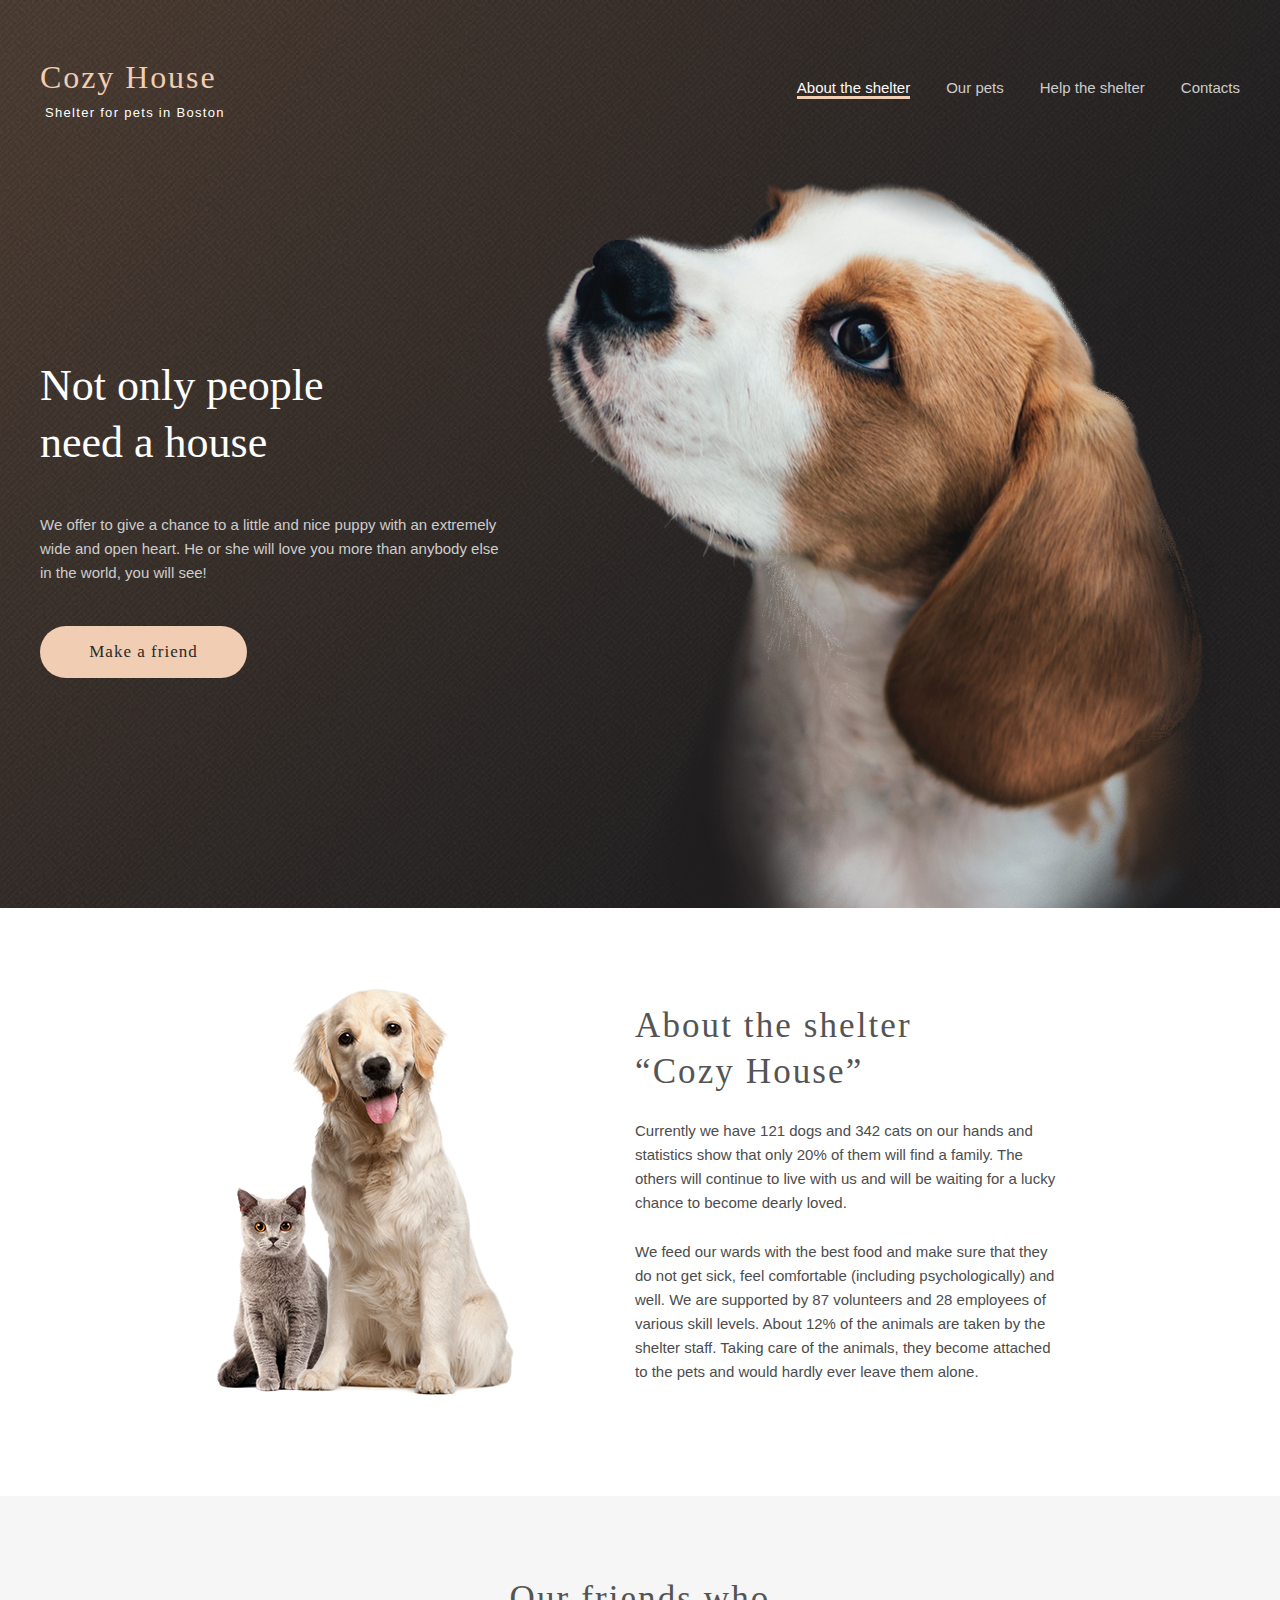
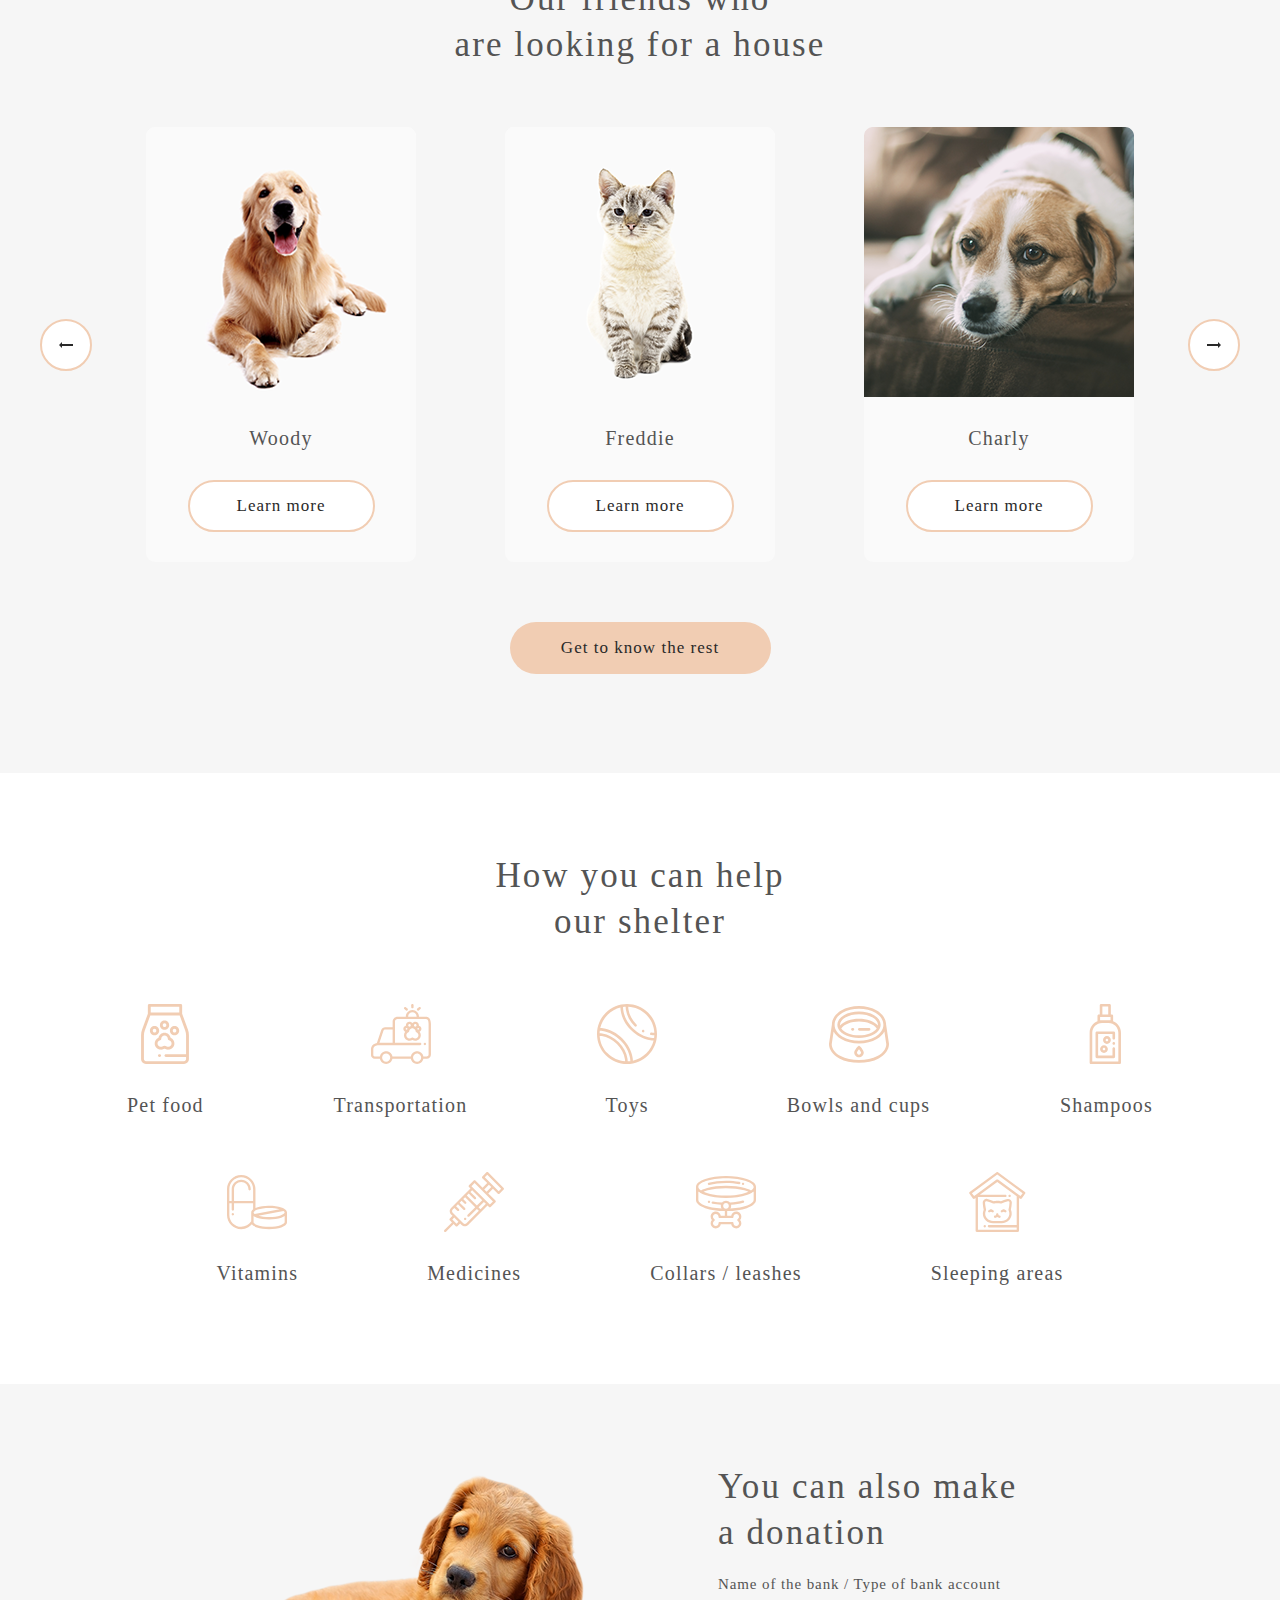
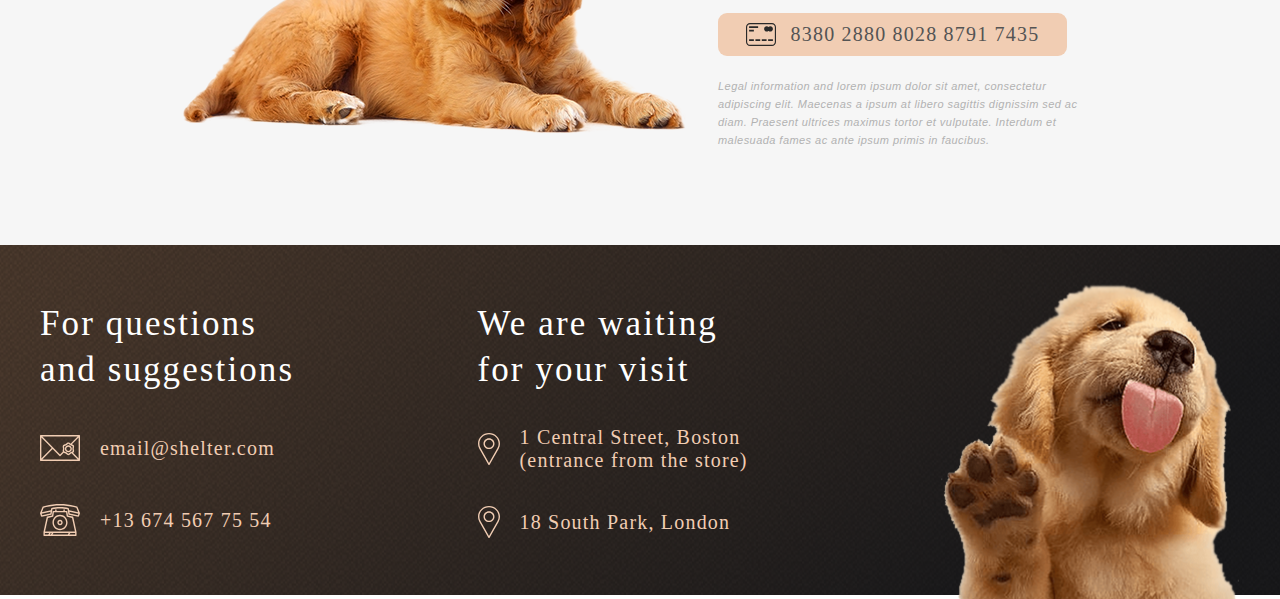
<file: shelter/pages/main/index.html>
<!DOCTYPE html>
<html lang="en">
  <head>
    <meta charset="UTF-8" />
    <meta name="viewport" content="width=device-width, initial-scale=1.0" />
    <title>shelter</title>
    <link rel="stylesheet" href="style.css">
  </head>
  <body>
    <div class="content">
     
      <section class="not_only">
        <section class="header_block">
          <header class="header">
            <div class="logo">
              <h1>Cozy House</h1>
              <p>Shelter for pets in Boston</p>
            </div>
            <nav class="header__nav header__nav_active header__nav_none">
              <ul>
                <li id="active-li"><a href="#" id="active" class="nav_active">About the shelter</a></li>
                <li><a href="../pets/pets.html" class="nav_active">Our pets</a></li>
                <li><a href="#!" class="nav_no_active">Help the shelter</a></li>
                <li><a href="#!" class="nav_no_active">Contacts</a></li> 
              </ul>
            </nav>
            <div class="header__burger burger burger__active">
              <span class="burger__line burger__line_first"></span>
              <span class="burger__line burger__line_second"></span>
              <span class="burger__line burger__line_third"></span>
            </div>
          </header>
        </section>
        <div class="not_only__content">
          <div class="not_only__text">
            <h2>Not only people need a house</h2>
            <p>
              We offer to give a chance to a little and nice puppy with an
              extremely wide and open heart. He or she will love you more than
              anybody else in the world, you will see!
            </p>
            <button onclick="document.location='../pets/pets.html'">Make a friend</button>
          </div>
          <img src="../../assets/images/start-screen-puppy.png" alt="dog" />
        </div>
      </section>
      <section class="about">
        <div class="about__block">
          <img src="../../assets/images/about-pets.png" alt="dog&cat" />
          <div class="about__text">
            <h3>About the shelter “Cozy House”</h3>
            <p>
              Currently we have 121 dogs and 342 cats on our hands and
              statistics show that only 20% of them will find a family. The
              others will continue to live with us and will be waiting for a
              lucky chance to become dearly loved.
            </p>
            <p>
              We feed our wards with the best food and make sure that they do
              not get sick, feel comfortable (including psychologically) and
              well. We are supported by 87 volunteers and 28 employees of
              various skill levels. About 12% of the animals are taken by the
              shelter staff. Taking care of the animals, they become attached to
              the pets and would hardly ever leave them alone.
            </p>
          </div>
        </div>
      </section>
      <section class="our__friends">
        <div class="our__friends_block">
          <h3>
            Our friends who <br />
            are looking for a house
          </h3>
          <div class="our__friends_cards">
            <button class="our__friends_cards_btn slider__control_left" onclick="petsMoveLeft()">
              <img src="../../assets/icons/Arrow.svg" alt="#" />
            </button>
            <div class="slider__items ">
              <img src="../../assets/images/katrine.png" alt="cat" />
              <h4>Katrine</h4>
              <button>Learn more</button>
            </div>
            <div class="slider__items ">
              <img src="../../assets/images/jennifer.png" alt="cat" />
              <h4>Jennifer</h4>
              <button>Learn more</button>
            </div>
            <div class="slider__items ">
              <img src="../../assets/images/woody.png" alt="dog" />
              <h4>Woody</h4>
              <button>Learn more</button>
            </div>
            <button class="our__friends_cards_btn" onclick="petsMoveRight()">
              <img src="../../assets/icons/Arrow (1).svg" alt="#" />
            </button>
          </div>
          <button class="our__friends_block_btn slider__control_right" onclick="document.location='../pets/pets.html'">Get to know the rest</button>
        </div>
      </section>
      <section class="help">
        <div class="help__content">
          <h3>How you can help our shelter</h3>
          <div class="help__content__cards">
            <div class="help__content__cards_line_one">
              <div>
                <img src="../../assets/icons/icon-pet-food.svg" alt="#" />
                <p>Pet food</p>
              </div>
  
              <div>
                <img src="../../assets/icons/icon-transportation.svg" alt="#" />
                <p>Transportation</p>
              </div>
  
              <div>
                <img src="../../assets/icons/icon-toys.svg" alt="#" />
                <p>Toys</p>
              </div>
  
              <div>
                <img src="../../assets/icons/icon-bowls-and-cups.svg" alt="#" />
                <p>Bowls and cups</p>
              </div>
  
              <div>
                <img src="../../assets/icons/icon-shampoos.svg" alt="#" />
                <p>Shampoos</p>
              </div>
            </div>

            <div class="help__content__cards_line_two">
            <div>
              <img src="../../assets/icons/icon-vitamins.svg" alt="#" />
              <p>Vitamins</p>
            </div>
            <div>
              <img src="../../assets/icons/icon-medicines.svg" alt="#" />
              <p>Medicines</p>
            </div>
            <div>
              <img src="../../assets/icons/icon-collars-leashes.svg" alt="#" />
              <p>Collars / leashes</p>
            </div>
            <div>
              <img src="../../assets/icons/icon-sleeping-area.svg" alt="#" />
              <p>Sleeping areas</p>
            </div>
          </div>


          <div class="help__content__cards_line_three">

            <div class="help__content__cards_line_three_block">
              <div>
                <img src="../../assets/icons/icon-pet-food.svg" alt="#" />
                <p>Pet food</p>
              </div>
              <div>
                <img src="../../assets/icons/icon-transportation.svg" alt="#" />
                <p>Transportation</p>
              </div>
              <div>
                <img src="../../assets/icons/icon-toys.svg" alt="#" />
                <p>Toys</p>
              </div>
            </div>

            <div class="help__content__cards_line_three_block">
              <div>
                <img src="../../assets/icons/icon-bowls-and-cups.svg" alt="#" />
                <p>Bowls and cups</p>
              </div>
              <div>
                <img src="../../assets/icons/icon-shampoos.svg" alt="#" />
                <p>Shampoos</p>
              </div>
              <div>
              <img src="../../assets/icons/icon-vitamins.svg" alt="#" />
                <p>Vitamins</p>
              </div>
            </div>

            <div class="help__content__cards_line_three_block">
              <div>
                <img src="../../assets/icons/icon-medicines.svg" alt="#" />
                <p>Medicines</p>
              </div>
              <div>
                <img src="../../assets/icons/icon-collars-leashes.svg" alt="#" />
                <p>Collars / leashes</p>
              </div>
              <div>
                <img src="../../assets/icons/icon-sleeping-area.svg" alt="#" />
                <p>Sleeping areas</p>
              </div>
            </div>
          </div>
            <div class="help__content__cards_line_four">
                <div>
                  <img src="../../assets/icons/icon-pet-food.svg" alt="#" />
                  <p>Pet food</p>
                </div>
                <div>
                  <img src="../../assets/icons/icon-transportation.svg" alt="#" />
                  <p>Transportation</p>
                </div>
                <div>
                  <img src="../../assets/icons/icon-toys.svg" alt="#" />
                  <p>Toys</p>
                </div>
                <div>
                  <img src="../../assets/icons/icon-bowls-and-cups.svg" alt="#" />
                  <p>Bowls and cups</p>
                </div>
                <div>
                  <img src="../../assets/icons/icon-shampoos.svg" alt="#" />
                  <p>Shampoos</p>
                </div>
                <div>
                <img src="../../assets/icons/icon-vitamins.svg" alt="#" />
                  <p>Vitamins</p>
                </div>
              
                <div>
                  <img src="../../assets/icons/icon-medicines.svg" alt="#" />
                  <p>Medicines</p>
                </div>
                <div>
                  <img src="../../assets/icons/icon-collars-leashes.svg" alt="#" />
                  <p>Collars / leashes</p>
                </div>
                <div>
                  <img src="../../assets/icons/icon-sleeping-area.svg" alt="#" />
                  <p>Sleeping areas</p>
                </div>
              
          </div>
        </div>
      </section>
      <section class="in_addition">
        <div class="in_addition__content">
          <img class="in_addition__content_img"  src="../../assets/images/donation-dog.png" alt="">
        <div class="in_addition__text">
          <h3>You can also make a donation</h3>
          <p>Name of the bank / Type of bank account</p>
          <button><a href="#!"><img src="../../assets/icons/credit-card.svg" alt="#">8380 2880 8028 8791 7435</a> </button>
          
          <p class="in_addition__text_p">Legal information and lorem ipsum dolor sit amet, consectetur adipiscing elit. Maecenas a ipsum at libero sagittis dignissim sed ac diam. Praesent ultrices maximus tortor et vulputate. Interdum et malesuada fames ac ante ipsum primis in faucibus.</p>
        </div>
        </div>
      </section>
      <footer>
        <div class="footer__content">
          <div>
            <h3>For questions and suggestions</h3>
            <a href="https://mail.google.com/mail/" target="blank" class="footer_a_one"> <img src="../../assets/icons/icon-email.svg" alt="#"> email@shelter.com </a>
            <a href="https://telephony.yandex.ru/promo" target="blank"><img src="../../assets/icons/phone.svg" alt="#"> +13 674 567 75 54</a>
          </div>
          <div>
            <h3>We are waiting for your visit</h3>
            <a href="https://www.google.by/maps/place/1+Central+St,+Boston,+MA+02109,+%D0%A1%D0%A8%D0%90/@42.3585519,-71.056915,17z/data=!3m1!4b1!4m5!3m4!1s0x89e370868bc2ce7b:0x82fa7db94f5fea9e!8m2!3d42.3585519!4d-71.0547263?hl=ru" target="blank"><img src="../../assets/icons/icon-marker.svg" alt="#"> 1 Central Street, Boston (entrance from the store)</a>
            <a href="https://www.google.by/maps/place/%D0%AE%D0%B3+%D0%9F%D0%B0%D1%80%D0%BA,+%D0%A4%D1%83%D0%BB%D1%85%D1%8D%D0%BC/@51.4750066,-0.2544281,12z/data=!4m8!1m2!2m1!1s18+South+Park,+London+!3m4!1s0x0:0x202ac3af5c1ea4ec!8m2!3d51.4693812!4d-0.1949?hl=ru" target="blank" class="footer__content_first_a"> <img src="../../assets/icons/icon-marker.svg" alt="#"> 18 South Park, London </a>
          </div>
          <img src="../../assets/images/footer-puppy.png" alt="#" class="footer__content_img">
        </div>
      </footer>
    </div>
    <script src="script.js"></script>
  </body>
</html>
</file>
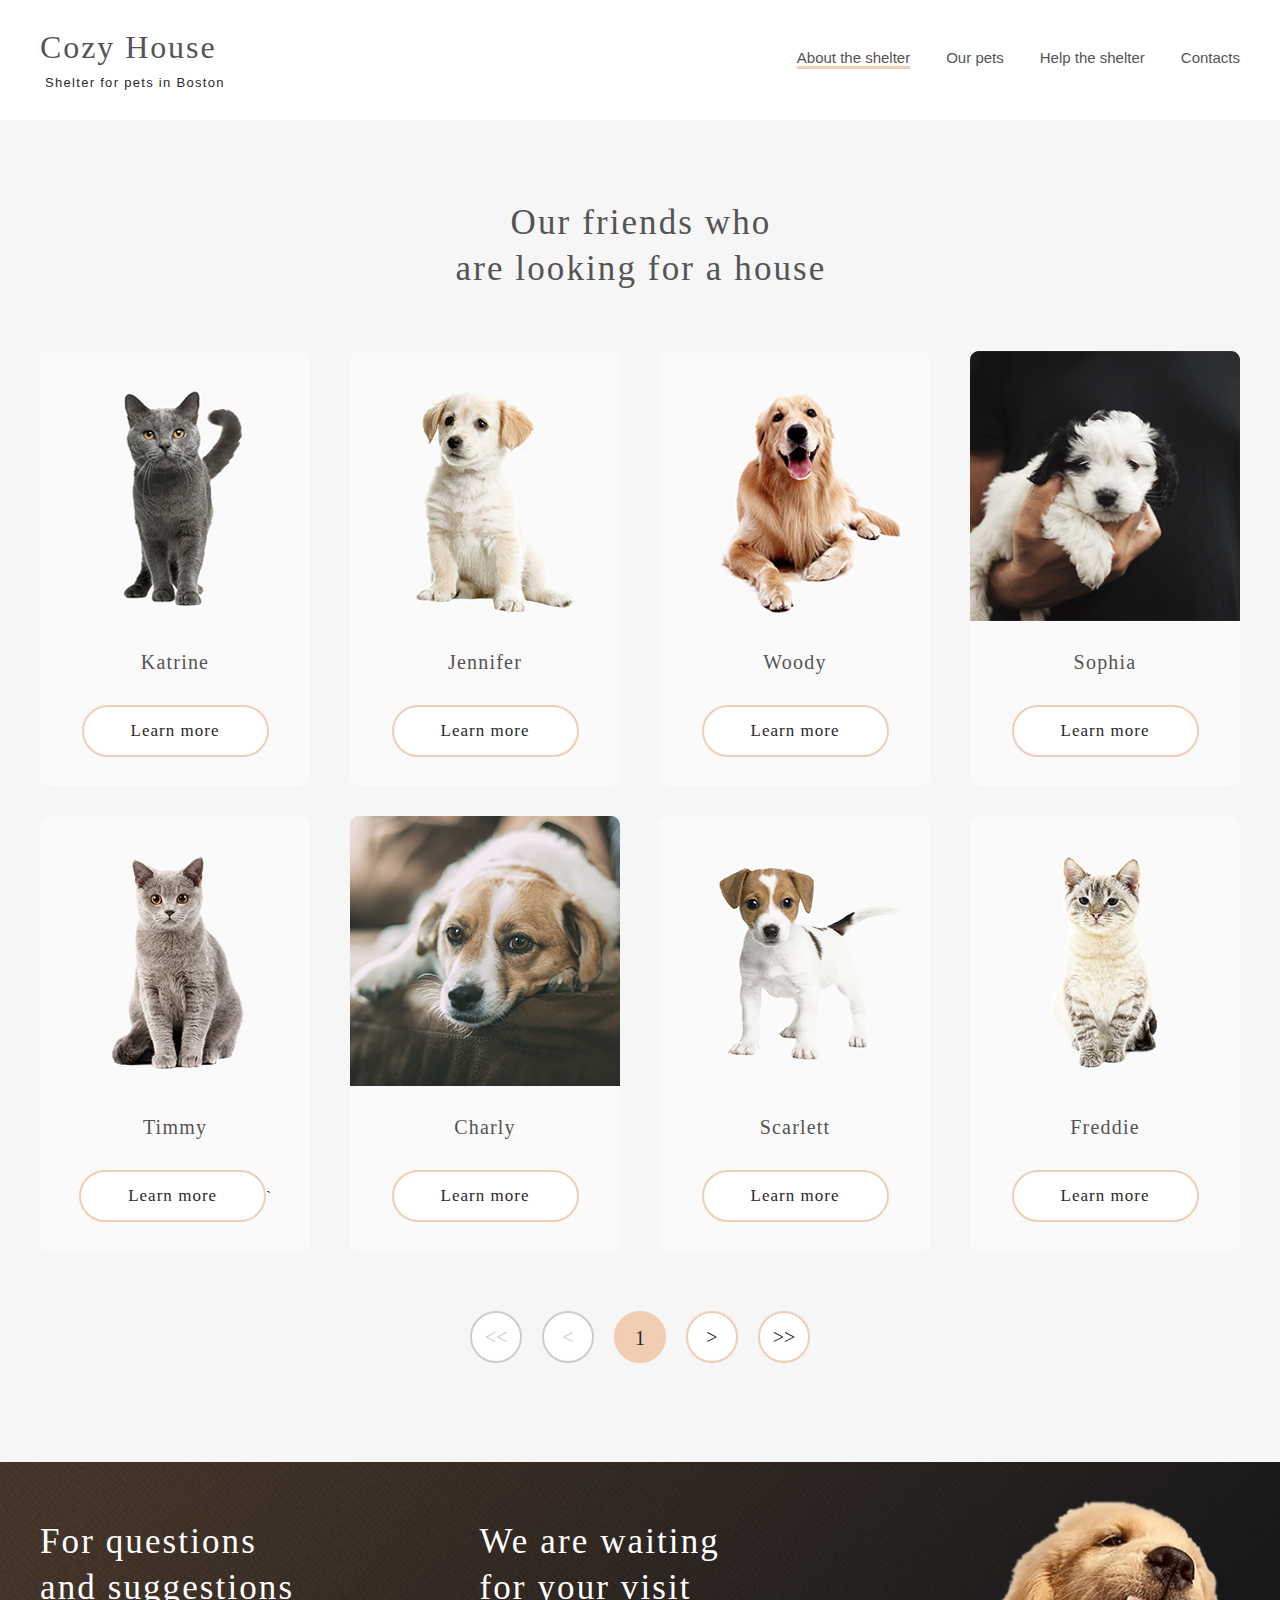
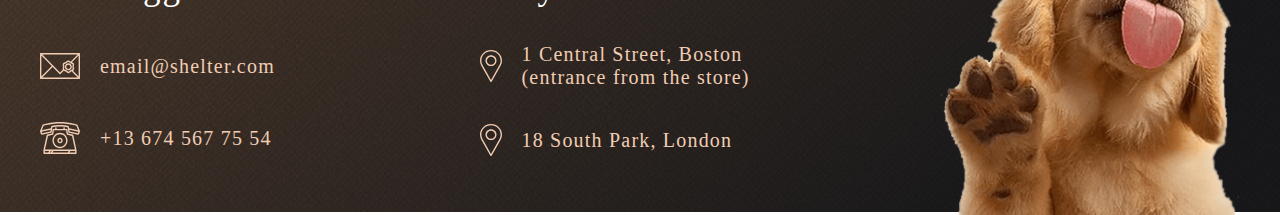
<file: shelter/pages/pets/pets.html>
<!DOCTYPE html>
<html lang="en">
  <head>
    <meta charset="UTF-8" />
    <meta name="viewport" content="width=device-width, initial-scale=1.0" />
    <title>Pets</title>
    <link rel="stylesheet" href="style.css" />
  </head>
  <body>
    <div class="content">
      <section class="header_block">
        <header class="header">
    
          <div class="logo" onclick="document.location='../main/index.html'">
            <h1>Cozy House</h1>
            <p>Shelter for pets in Boston</p>
          </div>
          <nav class="header__nav header__nav_active header__nav_none">
            <ul>
              <li id="active-li"><a href="../main/index.html" id="active" class="nav_active">About the shelter</a></li>
              <li><a href="#" class="nav_active">Our pets</a></li>
              <li><a href="#!" class="nav_no_active">Help the shelter</a></li>
              <li><a href="#!" class="nav_no_active">Contacts</a></li> 
            </ul>
          </nav>
          <div class="header__burger burger burger__active">
            <span class="burger__line burger__line_first"></span>
            <span class="burger__line burger__line_second"></span>
            <span class="burger__line burger__line_third"></span>
          </div>
      
        </header>
      </section>
      <section class="our__friends">
        <div class="our__friends_block">
          <h3>
            Our friends who <br />
            are looking for a house
          </h3>
          <div class="our__friends_cards">
            <div>
              <img src="../../assets/images/katrine.png" alt="cat" />
              <h4>Katrine</h4>
              <button>Learn more</button>
            </div>
            <div>
              <img src="../../assets/images/jennifer.png" alt="cat" />
              <h4>Jennifer</h4>
              <button>Learn more</button>
            </div>
            <div>
              <img src="../../assets/images/woody.png" alt="dog" />
              <h4>Woody</h4>
              <button>Learn more</button>
            </div>
            <div>
              <img src="../../assets/images/sophia.png" alt="dog" />
              <h4>Sophia</h4>
              <button>Learn more</button>
            </div>
            <div>
              <img src="../../assets/images/timmy.png" alt="cat" />
              <h4>Timmy</h4>
              <button>Learn more</button>`
            </div>
            <div>
              <img src="../../assets/images/charly.png" alt="cat" />
              <h4>Charly</h4>
              <button>Learn more</button>
            </div>
            <div>
              <img src="../../assets/images/scarlett.png" alt="dog" />
              <h4>Scarlett</h4>
              <button>Learn more</button>
            </div>
            <div>
              <img src="../../assets/images/freddie.png" alt="dog" />
              <h4>Freddie</h4>
              <button>Learn more</button>
            </div>
          </div>
          <div class="our__friends_cards_btn_block">
            <button class="our__friends_cards_btn" onclick="clickBtnLeftAll()"><<</button>
            <button class="our__friends_cards_btn" onclick="clickBtnLeft()"><</button>
            <div class="page__number"></div>
            <button class="our__friends_cards_btn" onclick="clickBtnRight()">></button>
            <button class="our__friends_cards_btn" onclick="clickBtnRightAll()">>></button>
          </div>
        </div>
      </section>
      <footer>
        <div class="footer__content">
          <div>
            <h3>For questions and suggestions</h3>
            <a href="https://mail.google.com/mail/" target="blank" class="footer_a_one">
              <img src="../../assets/icons/icon-email.svg" alt="#"/>
              email@shelter.com
            </a>
            <a href="https://telephony.yandex.ru/promo" target="blank"
              ><img src="../../assets/icons/phone.svg" alt="#" /> +13 674 567 75 54</a
            >
          </div>
          <div>
            <h3>We are waiting for your visit</h3>
            <a
              href="https://www.google.by/maps/place/1+Central+St,+Boston,+MA+02109,+%D0%A1%D0%A8%D0%90/@42.3585519,-71.056915,17z/data=!3m1!4b1!4m5!3m4!1s0x89e370868bc2ce7b:0x82fa7db94f5fea9e!8m2!3d42.3585519!4d-71.0547263?hl=ru"
              target="blank"
              ><img src="../../assets/icons/icon-marker.svg" alt="#" /> 1 Central
              Street, Boston (entrance from the store)</a
            >
            <a
              href="https://www.google.by/maps/place/%D0%AE%D0%B3+%D0%9F%D0%B0%D1%80%D0%BA,+%D0%A4%D1%83%D0%BB%D1%85%D1%8D%D0%BC/@51.4750066,-0.2544281,12z/data=!4m8!1m2!2m1!1s18+South+Park,+London+!3m4!1s0x0:0x202ac3af5c1ea4ec!8m2!3d51.4693812!4d-0.1949?hl=ru"
              target="blank"
              class="footer__content_first_a"
            >
              <img src="../../assets/icons/icon-marker.svg" alt="#" /> 18 South Park,
              London
            </a>
          </div>
          <img
            src="../../assets/images/footer-puppy.png"
            alt="#"
            class="footer__content_img"
          />
        </div>
      </footer>
    </div>
    <script src="script.js"></script>
  </body>
</html>
</file>
<file: shelter/pages/main/style.css>
* {
  padding: 0;
  margin: 0;
  border: 0;
}

*,
*:before,
*:after {
  -moz-box-sizing: border-box;
  -webkit-box-sizing: border-box;
  box-sizing: border-box;
}

:focus,
:active {
  outline: none;
}

a:focus,
a:active {
  outline: none;
}

nav,
footer,
header,
aside {
  display: block;
}

html,
body {
  height: 100%;
  font-size: 100%;
  line-height: 1;
  font-size: 14px;
  -ms-text-size-adjust: 100%;
  -moz-text-size-adjust: 100%;
  -webkit-text-size-adjust: 100%;
  margin: 0 auto;
  max-width: 1280px;
}

input,
button,
textarea {
  font-family: inherit;
}

input::-ms-clear {
  display: none;
}

button {
  cursor: pointer;
}

button::-moz-focus-inner {
  padding: 0;
  border: 0;
}

a,
a:visited {
  text-decoration: none;
}

a:hover {
  text-decoration: none;
}

ul li {
  list-style: none;
}

img {
  vertical-align: top;
}

h1,
h2,
h3,
h4,
h5,
h6 {
  font-size: inherit;
  font-weight: inherit;
}

.header_block {
  max-width: 1200px;
  margin: 0 auto;
}

.animation__card {
  animation-name: increase;
  animation-duration: 0.2s;
}

@keyframes increase {
  0% {
    transform: scale(0);
  }
  100% {
    transform: scale(1);
  }
}
header {
  display: flex;
  align-items: center;
  justify-content: space-between;
  color: white;
  max-width: 1200px;
  height: 60px;
  margin: 0 auto;
  padding-top: 90px;
}

.logo {
  z-index: 15;
}
.logo h1 {
  font-family: Georgia;
  font-size: 32px;
  line-height: 110%;
  letter-spacing: 0.06em;
  color: #f1cdb3;
  padding-bottom: 10px;
}
.logo p {
  color: #ffffff;
  letter-spacing: 0.1em;
  font-size: 13px;
  line-height: 15px;
  font-family: Arial;
  font-family: Arial;
  padding-left: 5px;
}

nav {
  display: flex;
  margin-top: -4px;
}
nav ul {
  display: flex;
  align-items: center;
}
nav li {
  margin-left: 36px;
}
nav li li:first-child {
  margin-left: 0px;
}
nav li a {
  color: #cdcdcd;
  font-size: 15px;
  line-height: 160%;
  font-family: Arial;
}
nav li .nav_active:hover {
  color: #fafafa;
  cursor: pointer;
}
nav li .nav_active:active {
  color: #fafafa;
  border-bottom: 3px solid #f1cdb3;
}
nav li .nav_active:focus {
  color: #fafafa;
  border-bottom: 3px solid #f1cdb3;
}
nav li .nav_no_active:hover {
  cursor: default;
}

.header__burger {
  width: 30px;
  height: 22px;
  position: relative;
  display: none;
}
.header__burger .burger__line {
  display: block;
  width: 100%;
  height: 2px;
  background-color: #f1cdb3;
  position: absolute;
  left: 0;
}
.header__burger .burger__line_first {
  top: 0;
  height: 2px;
}
.header__burger .burger__line_second {
  top: 50%;
  transform: translateY(-50%);
}
.header__burger .burger__line_third {
  bottom: 0;
}

.burger__active {
  transform: rotate(90deg);
}

.burger {
  transform: rotate(0);
}

.not_only {
  background: url(../../assets/images/start-screen-gradient-background.png) no-repeat center;
  height: 908px;
}

.not_only__content {
  max-width: 1200px;
  margin: 0 auto;
  align-items: end;
  display: flex;
  flex-wrap: wrap;
}
.not_only__content img {
  display: block;
  margin-left: auto;
  padding-top: 90px;
}

.not_only__text {
  height: 321px;
  padding-top: 254px;
  margin-bottom: 484px;
}
.not_only__text h2 {
  color: #ffffff;
  font-size: 44px;
  line-height: 130%;
  font-family: Georgia;
  padding-bottom: 42px;
  width: 310px;
}
.not_only__text p {
  color: #cdcdcd;
  font-size: 15px;
  line-height: 160%;
  font-family: Arial;
  padding-bottom: 41px;
  width: 460px;
}
.not_only__text button {
  width: 207px;
  background: #f1cdb3;
  border-radius: 100px;
  height: 52px;
  color: #292929;
  letter-spacing: 0.06em;
  font-size: 17px;
  line-height: 130%;
  font-family: Georgia;
}
.not_only__text button:hover {
  background: #fddcc4;
}

.about {
  height: 588px;
}

.about__block {
  height: 408px;
  max-width: 1200px;
  display: flex;
  margin: 0 auto;
  padding-top: 80px;
  flex-wrap: wrap;
}
.about__block img {
  padding-left: 175px;
  height: 408px;
}
.about__block .about__text {
  padding-top: 15px;
  padding-left: 120px;
}
.about__block .about__text h3 {
  color: #545454;
  font-family: Georgia;
  letter-spacing: 0.06em;
  font-size: 35px;
  line-height: 130%;
  width: 370px;
  padding-bottom: 25px;
}
.about__block .about__text p {
  width: 430px;
  color: #4c4c4c;
  font-size: 15px;
  line-height: 160%;
  font-family: Arial;
  padding-bottom: 25px;
}

.our__friends {
  background: #f6f6f6;
  height: 877px;
}
.our__friends .our__friends_block {
  max-width: 1200px;
  height: 697px;
  margin: 0 auto;
  padding-top: 80px;
}
.our__friends .our__friends_block h3 {
  color: #545454;
  font-family: Georgia;
  letter-spacing: 0.06em;
  font-size: 35px;
  line-height: 130%;
  width: 400px;
  text-align: center;
  margin: 0 auto;
}
.our__friends .our__friends_block .our__friends_block_btn {
  width: 261px;
  background: #f1cdb3;
  border-radius: 100px;
  height: 52px;
  color: #292929;
  letter-spacing: 0.06em;
  font-size: 17px;
  line-height: 130%;
  font-family: Georgia;
  margin: 0 auto;
  margin-top: 60px;
  display: block;
}
.our__friends .our__friends_block .our__friends_block_btn:hover {
  background: #fddcc4;
}

.our__friends_cards {
  display: flex;
  justify-content: space-between;
  margin-top: 60px;
  align-items: center;
}
.our__friends_cards div {
  width: 270px;
  height: 435px;
  text-align: center;
  background: #fafafa;
  border-radius: 9px;
}
.our__friends_cards div:hover {
  cursor: pointer;
  background: white;
  transition: 0.5s;
  transform: scale(1.1);
  box-shadow: 0 14px 28px rgba(0, 0, 0, 0.25), 0 10px 10px rgba(0, 0, 0, 0.22);
}
.our__friends_cards div img {
  padding-bottom: 30px;
}
.our__friends_cards div h4 {
  color: #545454;
  letter-spacing: 0.06em;
  font-size: 20px;
  line-height: 23px;
  font-family: Georgia;
  padding-bottom: 30px;
}
.our__friends_cards div button {
  width: 187px;
  height: 52px;
  border: 2px solid #f1cdb3;
  border-radius: 100px;
  color: #292929;
  letter-spacing: 0.06em;
  letter-spacing: 0.06em;
  font-size: 17px;
  line-height: 130%;
  font-family: Georgia;
  margin-bottom: 30px;
  background: white;
}
.our__friends_cards div button:hover {
  background: #fddcc4;
}
.our__friends_cards div:nth-child(3) {
  margin: 0 35px;
}
.our__friends_cards .our__friends_cards_btn {
  width: 52px;
  height: 52px;
  border: 2px solid #f1cdb3;
  border-radius: 100px;
  background: white;
  display: flex;
  justify-content: center;
  align-items: center;
}
.our__friends_cards .our__friends_cards_btn:hover {
  background: #fddcc4;
}

.help {
  height: 611px;
}

.help__content {
  max-width: 1200px;
  height: 431px;
  margin: 0 auto;
}
.help__content h3 {
  width: 315px;
  color: #545454;
  font-family: Georgia;
  letter-spacing: 0.06em;
  font-size: 35px;
  line-height: 130%;
  text-align: center;
  margin: 0 auto;
  padding-top: 80px;
  padding-bottom: 60px;
}

.help__content__cards {
  max-width: 1026px;
  margin: 0 auto;
}

.help__content__cards_line_one {
  display: flex;
  justify-content: space-between;
}
.help__content__cards_line_one div {
  text-align: center;
}
.help__content__cards_line_one div img {
  padding-bottom: 30px;
}
.help__content__cards_line_one div p {
  color: #545454;
  font-size: 20px;
  line-height: 115%;
  letter-spacing: 0.06em;
  font-family: Georgia;
}

.help__content__cards_line_two {
  display: flex;
  justify-content: space-around;
  margin-top: 55px;
  padding: 0 25px;
}
.help__content__cards_line_two div {
  text-align: center;
}
.help__content__cards_line_two div img {
  padding-bottom: 30px;
}
.help__content__cards_line_two div p {
  color: #545454;
  font-size: 20px;
  line-height: 115%;
  letter-spacing: 0.06em;
  font-family: Georgia;
}

.help__content__cards_line_three {
  display: none;
}
.help__content__cards_line_three div {
  text-align: center;
}
.help__content__cards_line_three div img {
  padding-bottom: 30px;
}
.help__content__cards_line_three div p {
  color: #545454;
  font-size: 20px;
  line-height: 115%;
  letter-spacing: 0.06em;
  font-family: Georgia;
}

.help__content__cards_line_four {
  display: none;
}
.help__content__cards_line_four div {
  text-align: center;
}
.help__content__cards_line_four div img {
  padding-bottom: 30px;
}
.help__content__cards_line_four div p {
  color: #545454;
  font-size: 20px;
  line-height: 115%;
  letter-spacing: 0.06em;
  font-family: Georgia;
}

.in_addition {
  height: 461px;
  background: #f6f6f6;
}

.in_addition__content {
  max-width: 1200px;
  margin: 0 auto;
  display: flex;
  padding-left: 143px;
  padding-top: 80px;
  flex-wrap: wrap;
}
.in_addition__content .in_addition__content_img {
  width: 505px;
  height: 261px;
  margin-top: 10px;
}

.in_addition__text {
  width: 380px;
  padding-left: 30px;
}
.in_addition__text h3 {
  color: #545454;
  font-family: Georgia;
  letter-spacing: 0.06em;
  font-size: 35px;
  line-height: 130%;
  width: 300px;
  padding-bottom: 21px;
}
.in_addition__text button {
  width: 349px;
  height: 43px;
  background: #f1cdb3;
  border-radius: 9px;
}
.in_addition__text button a {
  border-radius: 9px;
  color: #545454;
  letter-spacing: 0.06em;
  font-size: 20px;
  line-height: 115%;
  font-family: Georgia;
}
.in_addition__text button a img {
  padding-right: 15px;
}
.in_addition__text button:hover {
  background: #fddcc4;
}
.in_addition__text p {
  color: #545454;
  letter-spacing: 0.06em;
  font-size: 15px;
  line-height: 110%;
  font-family: Georgia;
  padding-bottom: 20px;
}
.in_addition__text .in_addition__text_p {
  color: #b2b2b2;
  font-size: 11px;
  line-height: 18px;
  font-family: Arial;
  padding-top: 21px;
  width: 380px;
  font-style: italic;
  letter-spacing: 0.45px;
}

footer {
  height: 350px;
  background: url(../../assets/images/footer-gradient-background.png) no-repeat center;
}

.footer__content {
  max-width: 1200px;
  margin: 0 auto;
  display: flex;
  flex-wrap: wrap;
  justify-content: space-between;
}
.footer__content .footer__content_img {
  padding-top: 39px;
}
.footer__content div {
  padding-top: 56px;
}
.footer__content div h3 {
  color: #545454;
  font-family: Georgia;
  letter-spacing: 0.06em;
  font-size: 35px;
  line-height: 130%;
  width: 279px;
  color: #ffffff;
}
.footer__content div a {
  display: flex;
  align-items: center;
  color: #f1cdb3;
  letter-spacing: 0.06em;
  font-size: 20px;
  line-height: 115%;
  font-family: Georgia;
  width: 320px;
  padding-top: 40px;
}
.footer__content div a img {
  padding-right: 20px;
}
.footer__content div:nth-child(2) {
  margin-left: -25px;
}
.footer__content div:nth-child(2) a {
  padding-top: 34px;
}
.footer__content div:nth-child(2) .footer__content_first_a {
  padding-top: 34px;
}

@media screen and (max-width: 1270px) {
  header {
    padding: 90px 15px 0 15px;
  }
}
@media screen and (max-width: 1180px) {
  .not_only {
    height: 1165px;
    background: url(../../assets/images/start-screen-gradient-background-768.png);
    background-size: 100%;
  }
  .not_only .header {
    padding: 60px 30px 0 30px;
  }
  .not_only .not_only__text {
    padding-top: 90px;
    margin-bottom: 190px;
    margin: 0 auto;
  }
  .not_only .not_only__text p {
    padding-bottom: 43px;
  }
  .not_only .not_only__text button {
    margin-left: 126px;
  }
  .not_only img {
    width: 569px;
    height: 593;
    padding-top: 190px;
    margin-right: 30px;
  }

  .about {
    height: 1048px;
  }
  .about .about__block {
    position: relative;
  }
  .about .about__block img {
    position: absolute;
    margin: 460px 0 0 59px;
  }
  .about .about__block .about__text {
    padding: 0 0 0 169px;
  }
  .about .about__block .about__text p {
    width: 430px;
  }

  .our__friends .our__friends_block h3 {
    margin-left: 185px;
  }
  .our__friends .our__friends_block .our__friends_cards div {
    margin-right: 30px;
  }
  .our__friends .our__friends_block .our__friends_cards div:nth-child(4) {
    display: none;
  }
  .our__friends .our__friends_block .our__friends_cards div:nth-child(3) {
    margin: 0;
  }
  .our__friends .our__friends_block .our__friends_cards .our__friends_cards_btn:first-child {
    margin-left: 30px;
  }
  .our__friends .our__friends_block .our__friends_cards .our__friends_cards_btn:last-child {
    margin-right: 30px;
  }

  .help {
    height: 779px;
  }
  .help .help__content__cards_line_one,
.help .help__content__cards_line_two {
    display: none;
  }
  .help .help__content__cards_line_three {
    display: block;
    max-width: 630px;
    margin: 0 auto;
  }
  .help .help__content__cards_line_three .help__content__cards_line_three_block {
    display: flex;
  }
  .help .help__content__cards_line_three .help__content__cards_line_three_block div {
    margin-bottom: 55px;
    width: 170px;
    height: 113px;
    margin-right: 60px;
  }
  .help .help__content__cards_line_three .help__content__cards_line_three_block div div:nth-child(1) div:nth-child(2) img {
    margin-left: -20px;
  }
  .help .help__content__cards_line_three .help__content__cards_line_three_block div:nth-child(3) {
    margin-right: 0;
  }

  .in_addition {
    height: 783px;
  }
  .in_addition .in_addition__content {
    padding-left: 141px;
  }
  .in_addition .in_addition__content .in_addition__content_img {
    position: absolute;
    margin: 342px 0px 0 -10px;
  }
  .in_addition .in_addition__content .in_addition__text {
    margin-left: 23px;
  }

  footer {
    height: 639px;
    background: url(../../assets/images/start-screen-gradient-background-768.png);
    background-size: 100%;
  }
  footer .footer__content {
    justify-content: end;
  }
  footer .footer__content div:nth-child(2) {
    margin-left: -30px;
  }
  footer .footer__content div {
    padding-top: 30px;
    margin: 0 auto;
    margin-left: 65px;
  }
  footer .footer__content .footer__content_img {
    padding-top: 62px;
    margin-left: 234px;
  }
}
@media screen and (max-width: 766px) {
  .about .about__block .about__text {
    padding: 0;
    margin: 0 auto;
  }

  .about .about__block img {
    margin: 0 auto;
    margin-top: 455px;
  }

  .our__friends .our__friends_block h3 {
    margin: 0 auto;
  }

  .in_addition .in_addition__content {
    padding-left: 0;
  }
  .in_addition .in_addition__content .in_addition__text {
    margin: 0 auto;
    padding-left: 0;
  }
  .in_addition .in_addition__content .in_addition__content_img {
    padding-left: 25px;
  }
}
@media screen and (max-width: 766px) {
  .not_only {
    height: 823px;
    background: url(../../assets/images/start-screen-gradient-background-320.png);
    background-size: 100%;
    position: relative;
  }
  .not_only .header {
    padding: 60px 54px 0 9px;
  }

  .header__nav_active {
    transform: translateX(0);
  }

  .header__nav {
    position: fixed;
    width: 320px;
    height: 100%;
    right: 0;
    top: 0;
    background: #292929;
    z-index: 10;
    transform: translateX(0);
    transition: 0.2s all linear;
    right: 0;
    text-align: center;
  }
  .header__nav ul {
    display: block;
    margin: 0 auto;
    margin-top: 120px;
  }
  .header__nav ul li {
    margin: 30px 0;
  }
  .header__nav ul li a {
    font-size: 32px;
    line-height: 160%;
    color: #fafafa;
  }

  .header__nav_active {
    transform: translateX(100%);
  }

  .header__burger {
    display: block;
    z-index: 11;
  }

  .not_only__content .not_only__text {
    width: 100%;
  }
  .not_only__content .not_only__text h2 {
    font-size: 25px;
    letter-spacing: 0.06em;
    text-align: center;
    margin: 0 auto;
    max-width: 80%;
  }
  .not_only__content .not_only__text p {
    width: 100%;
    text-align: center;
    padding: 0 10px;
    padding-bottom: 42px;
  }
  .not_only__content .not_only__text button {
    margin-left: 56px;
  }
  .not_only__content img {
    width: 260px;
    position: absolute;
    bottom: 0;
    right: 0;
    margin-right: 10px;
  }

  .about {
    height: 974px;
  }
  .about .about__block {
    padding: 0;
    height: 100%;
  }
  .about .about__block img {
    padding: 0;
    width: 260px;
    bottom: 0;
    margin-bottom: 42px;
    margin-left: 30px;
    height: 353px;
  }
  .about .about__block .about__text {
    width: 100%;
    padding-top: 42px;
  }
  .about .about__block .about__text h3 {
    width: 90%;
    font-size: 25px;
    text-align: center;
    margin: 0 auto;
  }
  .about .about__block .about__text p {
    width: 100%;
    text-align: justify;
    padding: 0px 25px 22px 25px;
  }

  .our__friends {
    height: 791px;
  }
  .our__friends .our__friends_block {
    height: 100%;
    padding-top: 43px;
  }
  .our__friends .our__friends_block h3 {
    font-size: 25px;
    width: 100%;
  }
  .our__friends .our__friends_block .our__friends_cards {
    margin-top: 40px;
  }
  .our__friends .our__friends_block .our__friends_cards div h4 {
    padding-bottom: 33px;
  }
  .our__friends .our__friends_block .our__friends_cards .our__friends_cards_btn {
    position: absolute;
  }
  .our__friends .our__friends_block .our__friends_cards .our__friends_cards_btn:first-child {
    margin: 264px 0 0 68px;
  }
  .our__friends .our__friends_block .our__friends_cards .our__friends_cards_btn:last-child {
    right: 0;
    margin: 264px 68px 0 0;
  }
  .our__friends .our__friends_block .our__friends_cards div {
    margin: 0 auto;
  }
  .our__friends .our__friends_block .our__friends_cards div:nth-child(3) {
    display: none;
  }
  .our__friends .our__friends_block .our__friends_block_btn {
    margin-top: 115px;
  }

  .help {
    height: 745px;
  }
  .help .help__content h3 {
    font-size: 25px;
    padding: 42px 30px;
  }
  .help .help__content .help__content__cards_line_three {
    display: none;
  }
  .help .help__content .help__content__cards_line_four {
    display: flex;
    flex-wrap: wrap;
  }
  .help .help__content .help__content__cards_line_four div {
    width: 130px;
    margin: 0 15px 30px;
  }
  .help .help__content .help__content__cards_line_four div img {
    width: 50px;
    padding-bottom: 20px;
  }
  .help .help__content .help__content__cards_line_four div p {
    font-size: 15px;
  }

  .in_addition {
    height: 542px;
  }
  .in_addition .in_addition__content {
    padding-top: 43px;
  }
  .in_addition .in_addition__content .in_addition__content_img {
    width: 260px;
    height: 135px;
    display: block;
    margin: 0 auto;
    right: 0;
    left: 0;
    margin-top: 322px;
    padding: 0;
  }
  .in_addition .in_addition__content .in_addition__text {
    width: 100%;
  }
  .in_addition .in_addition__content .in_addition__text h3 {
    width: 70%;
    font-size: 25px;
    align-items: center;
    text-align: center;
    padding-bottom: 23px;
    margin: 0 auto;
  }
  .in_addition .in_addition__content .in_addition__text p {
    text-align: center;
    letter-spacing: normal;
    padding-bottom: 24px;
  }
  .in_addition .in_addition__content .in_addition__text button {
    width: 281px;
    display: block;
    margin: 0 auto;
  }
  .in_addition .in_addition__content .in_addition__text button a {
    display: flex;
    align-items: center;
    font-size: 15px;
    padding-left: 15px;
  }
  .in_addition .in_addition__content .in_addition__text .in_addition__text_p {
    width: 100%;
    padding: 20px 20px;
    text-align: justify;
    line-height: 18px;
    font-size: 12px;
  }

  footer {
    height: 809px;
    background: url(../../assets/images/footer-gradient-background-320.png);
    background-size: 100%;
  }
  footer .footer__content {
    width: 100%;
  }
  footer .footer__content div {
    width: 100%;
    margin: 0;
    padding-top: 31px;
  }
  footer .footer__content div:nth-child(1) a {
    margin-left: 40px;
  }
  footer .footer__content div:nth-child(1) .footer_a_one {
    margin-left: 34px;
    padding-top: 39px;
  }
  footer .footer__content div:nth-child(2) {
    margin: 0;
    padding-top: 40px;
  }
  footer .footer__content div:nth-child(2) a {
    margin: 0px 20px 0 10px;
    padding-top: 40px;
  }
  footer .footer__content div:nth-child(2) .footer__content_first_a {
    padding-top: 40px;
  }
  footer .footer__content div h3 {
    text-align: center;
    width: 100%;
    padding: 0 15px;
    font-size: 25px;
  }
  footer .footer__content div a {
    margin: 0 20px;
  }
  footer .footer__content .footer__content_img {
    margin: 0 auto;
    padding-top: 37px;
    width: 260px;
  }
}
@media screen and (max-width: 319px) {
  .help .help__content .help__content__cards_line_four {
    display: flex;
    flex-wrap: wrap;
    justify-content: center;
  }
  .help .help__content .help__content__cards_line_four div {
    margin: 0px 0px 30px;
  }
}
@media screen and (max-width: 321px) {
  .header__nav {
    left: 0;
  }
}
</file>
<file: shelter/pages/pets/style.css>
* {
  padding: 0;
  margin: 0;
  border: 0;
}

*,
*:before,
*:after {
  -moz-box-sizing: border-box;
  -webkit-box-sizing: border-box;
  box-sizing: border-box;
}

:focus,
:active {
  outline: none;
}

a:focus,
a:active {
  outline: none;
}

nav,
footer,
header,
aside {
  display: block;
}

html,
body {
  height: 100%;
  font-size: 100%;
  line-height: 1;
  font-size: 14px;
  -ms-text-size-adjust: 100%;
  -moz-text-size-adjust: 100%;
  -webkit-text-size-adjust: 100%;
  margin: 0 auto;
  max-width: 1280px;
}

input,
button,
textarea {
  font-family: inherit;
}

input::-ms-clear {
  display: none;
}

button {
  cursor: pointer;
}

button::-moz-focus-inner {
  padding: 0;
  border: 0;
}

a,
a:visited {
  text-decoration: none;
}

a:hover {
  text-decoration: none;
}

ul li {
  list-style: none;
}

img {
  vertical-align: top;
}

h1,
h2,
h3,
h4,
h5,
h6 {
  font-size: inherit;
  font-weight: inherit;
}

header {
  display: flex;
  align-items: center;
  justify-content: space-between;
  color: white;
  height: 120px;
  margin: 0 auto;
  flex-wrap: wrap;
  position: fixed;
  background: white;
  top: 0;
  padding-left: 40px;
  padding-right: 40px;
  right: 0;
  left: 0;
  max-width: 1280px;
}

.animation__card {
  animation-name: increase;
  animation-duration: 0.2s;
}

@keyframes increase {
  0% {
    transform: scale(0);
  }
  100% {
    transform: scale(1);
  }
}
.logo {
  z-index: 15;
}
.logo h1 {
  font-family: Georgia;
  font-size: 32px;
  line-height: 110%;
  letter-spacing: 0.06em;
  color: #545454;
  padding-bottom: 10px;
}
.logo p {
  color: #292929;
  letter-spacing: 0.1em;
  font-size: 13px;
  line-height: 15px;
  font-family: Arial;
  font-family: Arial;
  padding-left: 5px;
}

nav {
  display: flex;
  margin-top: -4px;
}
nav ul {
  display: flex;
  align-items: center;
}
nav li {
  margin-left: 36px;
}
nav li a {
  color: #545454;
  font-size: 15px;
  line-height: 160%;
  font-family: Arial;
}
nav li .nav_active:hover {
  color: #292929;
  cursor: pointer;
}
nav li .nav_active:active {
  color: #545454;
  border-bottom: 3px solid #f1cdb3;
}
nav li .nav_active:focus {
  color: #545454;
  border-bottom: 3px solid #f1cdb3;
}
nav li .nav_no_active:hover {
  cursor: default;
}
nav li:first-child {
  margin-left: 0px;
}

.header__burger {
  width: 30px;
  height: 22px;
  position: relative;
  display: none;
  margin-right: 43px;
}
.header__burger .burger__line {
  display: block;
  width: 100%;
  height: 2px;
  background-color: #000000;
  position: absolute;
  left: 0;
}
.header__burger .burger__line_first {
  top: 0;
  height: 2px;
}
.header__burger .burger__line_second {
  top: 50%;
  transform: translateY(-50%);
}
.header__burger .burger__line_third {
  bottom: 0;
}

.burger__active {
  transform: rotate(90deg);
}

.burger {
  transform: rotate(0);
}

.our__friends {
  background: #f6f6f6;
  height: 1462px;
  padding-top: 120px;
}
.our__friends .our__friends_block {
  max-width: 1200px;
  margin: 0 auto;
  padding-top: 80px;
}
.our__friends .our__friends_block h3 {
  color: #545454;
  font-family: Georgia;
  letter-spacing: 0.06em;
  font-size: 35px;
  line-height: 130%;
  width: 405px;
  text-align: center;
  margin: 0 auto;
  padding-left: 2px;
}

.our__friends_cards {
  display: flex;
  justify-content: space-between;
  margin-top: 30px;
  align-items: center;
  flex-wrap: wrap;
}
.our__friends_cards div {
  width: 270px;
  height: 435px;
  text-align: center;
  background: #fafafa;
  border-radius: 9px;
  margin-top: 30px;
}
.our__friends_cards div:hover {
  cursor: pointer;
  background: white;
  transform: scale(1.1);
  box-shadow: 0 14px 28px rgba(0, 0, 0, 0.25), 0 10px 10px rgba(0, 0, 0, 0.22);
}
.our__friends_cards div img {
  padding-bottom: 30px;
}
.our__friends_cards div h4 {
  color: #545454;
  letter-spacing: 0.06em;
  font-size: 20px;
  line-height: 23px;
  font-family: Georgia;
  padding-bottom: 31px;
}
.our__friends_cards div button {
  width: 187px;
  height: 52px;
  border: 2px solid #f1cdb3;
  border-radius: 100px;
  color: #292929;
  letter-spacing: 0.06em;
  letter-spacing: 0.06em;
  font-size: 17px;
  line-height: 130%;
  font-family: Georgia;
  margin-bottom: 30px;
  background: white;
}
.our__friends_cards div button:hover {
  background: #fddcc4;
}

.our__friends_cards_btn_block {
  padding-top: 60px;
  display: flex;
  justify-content: center;
  flex-wrap: wrap;
}
.our__friends_cards_btn_block div {
  width: 52px;
  height: 52px;
  border: 2px solid #f1cdb3;
  border-radius: 100px;
  background: #f1cdb3;
  margin-left: 20px;
  color: #292929;
  font-size: 20px;
  font-family: Georgia;
  text-align: center;
  padding-top: 15px;
}
.our__friends_cards_btn_block .our__friends_cards_btn {
  width: 52px;
  height: 52px;
  border: 2px solid #f1cdb3;
  border-radius: 100px;
  background: white;
  display: flex;
  justify-content: center;
  align-items: center;
  margin-left: 20px;
  color: #292929;
  font-size: 20px;
  font-family: Georgia;
}
.our__friends_cards_btn_block .our__friends_cards_btn:disabled {
  border: 2px solid #cdcdcd;
  color: #cdcdcd;
  cursor: default;
}
.our__friends_cards_btn_block .our__friends_cards_btn_active:hover {
  background: #fddcc4;
}
.our__friends_cards_btn_block .our__friends_cards_btn:first-child {
  margin-left: 0px;
}

footer {
  height: 350px;
  background: url(../../assets/images/footer-gradient-background.png) no-repeat center;
}

.footer__content {
  max-width: 1200px;
  margin: 0 auto;
  display: flex;
  justify-content: space-between;
  flex-wrap: wrap;
}
.footer__content .footer__content_img {
  padding-top: 38px;
}
.footer__content div {
  padding-top: 57px;
}
.footer__content div h3 {
  color: #545454;
  font-family: Georgia;
  letter-spacing: 0.06em;
  font-size: 35px;
  line-height: 130%;
  width: 279px;
  color: #ffffff;
}
.footer__content div a {
  display: flex;
  align-items: center;
  color: #f1cdb3;
  letter-spacing: 0.06em;
  font-size: 20px;
  line-height: 115%;
  font-family: Georgia;
  width: 320px;
  padding-top: 40px;
}
.footer__content div a img {
  padding-right: 20px;
}
.footer__content div:nth-child(2) {
  margin-left: -21px;
}
.footer__content div:nth-child(2) a {
  padding-top: 33px;
}
.footer__content div:nth-child(2) .footer__content_first_a {
  padding-top: 35px;
}

@media screen and (max-width: 1200px) {
  .our__friends .our__friends_cards {
    padding: 0 20px;
  }
}
@media screen and (max-width: 1136px) {
  .our__friends {
    height: 1853px;
  }
  .our__friends .our__friends_cards {
    flex-wrap: wrap;
  }
  .our__friends .our__friends_cards div:nth-child(7), .our__friends .our__friends_cards div:nth-child(8) {
    display: none;
  }
}
@media screen and (max-width: 936px) {
  header {
    padding: 0 30px;
  }

  .our__friends .our__friends_cards {
    padding: 0 94px;
    margin-top: 0;
  }
  .our__friends .our__friends_cards div:nth-child(7), .our__friends .our__friends_cards div:nth-child(8) {
    display: none;
  }
  .our__friends .our__friends_cards_btn_block {
    padding-top: 40px;
  }

  footer {
    height: 639px;
    background: url(../../assets/images/footer-gradient-background-768.png);
  }
  footer .footer__content {
    margin: 0 45px 0 65px;
  }
  footer .footer__content div {
    padding-top: 30px;
  }
  footer .footer__content div:nth-child(2) {
    margin-left: 0;
  }
  footer .footer__content .footer__content_img {
    padding-top: 61px;
    margin-left: 170px;
  }
}
@media screen and (max-width: 767px) {
  .header {
    padding: 0px 10px;
  }

  .header__nav {
    position: fixed;
    width: 320px;
    height: 100%;
    right: 0;
    top: 0;
    background: #292929;
    z-index: 10;
    transform: translateX(0);
    transition: 0.2s all linear;
  }
  .header__nav ul {
    display: block;
    margin: 0 auto;
    margin-top: 20px;
    padding-top: 90px;
    text-align: center;
  }
  .header__nav ul li {
    margin: 30px 0;
  }
  .header__nav ul li a {
    font-size: 32px;
    line-height: 160%;
    color: #fafafa;
  }

  .header__nav_active {
    transform: translateX(100%);
  }

  .header__burger {
    display: block;
    z-index: 11;
  }

  .our__friends {
    height: 1769px;
    padding-top: 82px;
  }
  .our__friends .our__friends_block h3 {
    font-size: 25px;
    width: 100%;
  }
  .our__friends .our__friends_block .our__friends_cards {
    padding: 0;
    padding-top: 41px;
  }
  .our__friends .our__friends_block .our__friends_cards div {
    margin: 0 auto;
    margin-bottom: 30px;
  }
  .our__friends .our__friends_block .our__friends_cards div:nth-child(even) {
    display: none;
  }
  .our__friends .our__friends_cards_btn_block {
    padding-top: 12px;
  }
  .our__friends .our__friends_cards_btn_block div {
    margin-left: 10px;
  }
  .our__friends .our__friends_cards_btn_block .our__friends_cards_btn {
    margin-left: 10px;
  }
  .our__friends .our__friends_cards_btn_block .our__friends_cards_btn:first-child {
    margin: 0;
  }

  footer {
    height: 809px;
    background: url(../../assets/images/footer-gradient-background-320.png);
  }

  footer .footer__content {
    margin: 0;
    height: 809px;
  }
  footer .footer__content div h3 {
    text-align: center;
    margin: 0 auto;
    font-size: 25px;
  }
  footer .footer__content div a {
    padding-left: 40px;
  }
  footer .footer__content div .footer_a_one {
    padding-left: 34px;
  }
  footer .footer__content div:nth-child(2) {
    padding-top: 41px;
  }
  footer .footer__content div:nth-child(2) a {
    padding-left: 10px;
    padding-top: 40px;
  }
  footer .footer__content div:nth-child(2) .footer__content_first_a {
    padding-top: 40px;
  }
  footer .footer__content .footer__content_img {
    padding: 0;
    margin: 0;
    width: 260px;
    padding-top: 36px;
    margin: 0 auto;
  }
}
@media screen and (max-width: 321px) {
  .header__nav {
    left: 0;
  }
}
</file>
